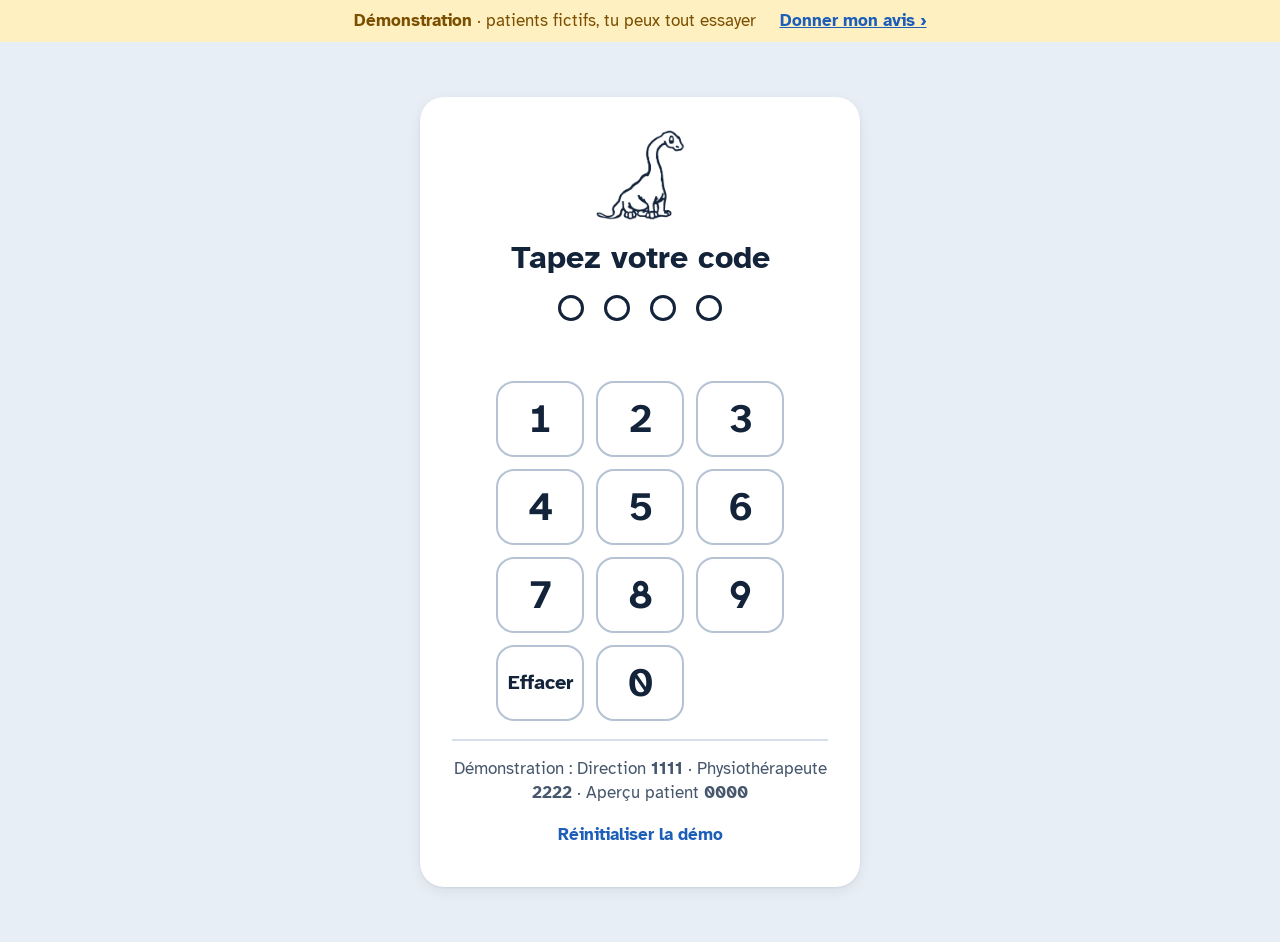
<file: index.html>
<!doctype html>
<html lang="fr">
<head>
<meta charset="utf-8" />
<meta name="viewport" content="width=device-width, initial-scale=1, viewport-fit=cover" />
<meta name="robots" content="noindex, nofollow" />
<meta name="apple-mobile-web-app-capable" content="yes" />
<meta name="apple-mobile-web-app-title" content="Bilan DINO" />
<title>Bilan DINO · démonstration</title>
<link rel="icon" href="assets/dino-logo.png" />
<link rel="apple-touch-icon" href="assets/dino-logo.png" />
<link rel="preconnect" href="https://fonts.googleapis.com" />
<link rel="preconnect" href="https://fonts.gstatic.com" crossorigin />
<link rel="stylesheet" href="https://fonts.googleapis.com/css2?family=Atkinson+Hyperlegible:ital,wght@0,400;0,700;1,400&family=Atkinson+Hyperlegible+Mono:wght@400;700&display=swap" />
<link rel="stylesheet" href="styles.css" />
</head>
<body>
<div id="app"></div>
<div id="overlay" class="overlay" hidden></div>
<div id="print-root" aria-hidden="true"></div>
<script>window.DINO_CONFIG = { publicDemo: true, device: (navigator.maxTouchPoints > 1 ? "ipad" : "ordinateur"), feedbackUrl: "https://forms.gle/yA2LQSZgiJadyCzo8" };</script>
<script src="js/definition.js"></script>
<script src="js/store.js"></script>
<script src="js/ink.js"></script>
<script src="js/app.js"></script>
</body>
</html>
</file>
<file: styles.css>
/*
 * Bilan DINO — styles du prototype.
 * Principes : lisibilité pour thérapeutes seniors (police Atkinson Hyperlegible conçue pour
 * les malvoyants, texte ≥ 18 px, contrastes ≥ 7:1, cibles tactiles ≥ 56 px),
 * couleur TOUJOURS doublée d'une forme (+, |, OK) pour rester lisible en noir et blanc.
 */
:root {
  color-scheme: light;
  --bg: #e8eef5;
  --paper: #ffffff;
  --ink: #13233a;
  --muted: #45566d;
  --line: #b4c2d3;
  --line-soft: #d7e0ea;
  --accent: #1d5fb8;
  --accent-ink: #ffffff;
  --accent-weak: #dce8f8;
  --ok: #146c38;
  --ok-bg: #dcf2e3;
  --short: #b23a0c;
  --short-bg: #fde5d6;
  --long: #6329bd;
  --long-bg: #ece2fb;
  --warn: #7a4f00;
  --warn-bg: #fff0c2;
  --danger: #b42318;
  --shadow: 0 1px 2px rgba(19, 35, 58, 0.08), 0 4px 14px rgba(19, 35, 58, 0.07);
  --radius: 14px;
  --tap: 56px;
  --font: "Atkinson Hyperlegible", "Helvetica Neue", Arial, sans-serif;
  --mono: "Atkinson Hyperlegible Mono", "SF Mono", Menlo, monospace;
  font-size: 20px;
}
:root[data-fs="1"] { font-size: 18px; }
:root[data-fs="2"] { font-size: 20px; }
:root[data-fs="3"] { font-size: 23px; }

* { box-sizing: border-box; }
html, body { margin: 0; }
body {
  background: var(--bg);
  color: var(--ink);
  font-family: var(--font);
  font-size: 1rem;
  line-height: 1.4;
  -webkit-text-size-adjust: 100%;
  -webkit-tap-highlight-color: transparent;
}
[hidden] { display: none !important; }
img { max-width: 100%; }
h1, h2, h3, h4 { margin: 0; line-height: 1.2; text-wrap: balance; }
h1 { font-size: 1.75rem; }
h2 { font-size: 1.3rem; }
h3 { font-size: 1.1rem; }
h4 { font-size: 1rem; }
.muted { color: var(--muted); }
.small { font-size: 0.85rem; }
.sr { position: absolute; width: 1px; height: 1px; overflow: hidden; clip: rect(0 0 0 0); }
button { font: inherit; color: inherit; cursor: pointer; }
input, textarea, select { font: inherit; color: var(--ink); }
:focus-visible { outline: 3px solid var(--accent); outline-offset: 2px; }

/* ---------- Boutons ---------- */
.btn {
  min-height: 48px;
  padding: 0.45rem 1rem;
  border: 2px solid var(--line);
  border-radius: 12px;
  background: var(--paper);
  font-weight: 700;
  display: inline-flex;
  align-items: center;
  justify-content: center;
  gap: 0.4rem;
  white-space: nowrap;
}
.btn:active { transform: translateY(1px); }
.btn.big { min-height: var(--tap); padding: 0.6rem 1.3rem; font-size: 1.05rem; }
.btn.huge { min-height: 68px; padding: 0.8rem 1.6rem; font-size: 1.2rem; }
.btn.small { min-height: 40px; padding: 0.3rem 0.7rem; font-size: 0.85rem; }
.btn.primary { background: var(--accent); border-color: var(--accent); color: var(--accent-ink); }
.btn.danger { background: var(--danger); border-color: var(--danger); color: #fff; }
.btn.ghost { background: transparent; border-color: transparent; color: var(--accent); }
.btn.back { border-color: transparent; background: transparent; color: var(--accent); padding-left: 0.2rem; font-size: 1.05rem; }
.plus { font-size: 1.4em; line-height: 0; margin-top: -0.1em; }

.pill {
  display: inline-block;
  padding: 0.12rem 0.6rem;
  border-radius: 999px;
  font-size: 0.8rem;
  font-weight: 700;
  background: var(--line-soft);
}
.pill.ok { background: var(--ok-bg); color: var(--ok); }
.pill.warn { background: var(--warn-bg); color: var(--warn); }
.pill.accent { background: var(--accent-weak); color: var(--accent); }

.avatar {
  width: 44px; height: 44px; border-radius: 50%;
  display: inline-grid; place-items: center; flex: none;
  background: var(--accent-weak); color: var(--accent); font-weight: 700;
}
.avatar.lg { width: 56px; height: 56px; font-size: 1.05rem; }
.avatar.xl { width: 76px; height: 76px; font-size: 1.5rem; }
.avatar.patient { background: var(--ok-bg); color: var(--ok); }

/* ---------- En-tête application ---------- */
.appbar {
  position: sticky; top: env(safe-area-inset-top, 0px); z-index: 20;
  display: flex; align-items: center; justify-content: space-between; gap: 1rem;
  padding: 0.6rem max(16px, env(safe-area-inset-left, 0px));
  background: var(--paper); border-bottom: 2px solid var(--line-soft);
}
.brand { display: flex; align-items: center; gap: 0.6rem; font-weight: 700; font-size: 1.3rem; letter-spacing: 0.04em; color: var(--accent); }
.brand img { width: 44px; height: 44px; object-fit: contain; }
.brand small { color: var(--ink); font-weight: 400; letter-spacing: 0; }
.appbar-right { display: flex; align-items: center; gap: 0.6rem; }
.chip-user { border-color: var(--line-soft); padding: 0.3rem 0.8rem 0.3rem 0.35rem; min-height: var(--tap); text-align: left; }
.chip-user small, .user-row small { display: block; font-weight: 400; color: var(--muted); font-size: 0.8rem; }

.page { max-width: 1100px; margin: 0 auto; padding: 1.4rem 16px 3rem; display: grid; gap: 1.2rem; }
.page-head { display: flex; align-items: center; justify-content: space-between; gap: 1rem; flex-wrap: wrap; }
.demo-note { color: var(--muted); font-size: 0.85rem; text-align: center; }
.empty-state { color: var(--muted); padding: 1.5rem; text-align: center; background: var(--paper); border-radius: var(--radius); }

/* ---------- Liste patients ---------- */
.search {
  display: flex; align-items: center; gap: 0.6rem;
  background: var(--paper); border: 2px solid var(--line); border-radius: var(--radius);
  padding: 0 1rem; min-height: 64px; font-size: 1.3rem; color: var(--muted);
}
.search input { border: 0; outline: 0; flex: 1; font-size: 1.1rem; background: transparent; min-height: 60px; }
.patient-list, .bilan-list { display: grid; gap: 0.7rem; }
.patient-card {
  display: grid; grid-template-columns: auto 1fr auto auto; align-items: center; gap: 1rem;
  text-align: left; padding: 0.9rem 1.1rem; min-height: 84px;
  background: var(--paper); border: 2px solid transparent; border-radius: var(--radius); box-shadow: var(--shadow);
}
.patient-card:active { border-color: var(--accent); }
.pc-main b { display: block; font-size: 1.15rem; }
.pc-main small { color: var(--muted); font-size: 0.9rem; }
.pc-last { text-align: right; font-size: 0.85rem; color: var(--muted); }
.pc-last b { color: var(--ink); font-size: 1rem; font-family: var(--mono); }
.go { color: var(--accent); font-size: 1.6rem; font-weight: 700; }
.drafts { display: grid; gap: 0.6rem; }
.draft-list { display: grid; grid-template-columns: repeat(auto-fill, minmax(260px, 1fr)); gap: 0.7rem; }
.draft {
  display: grid; gap: 0.2rem; justify-items: start; text-align: left;
  padding: 0.9rem 1rem; background: var(--warn-bg); border: 2px solid #f0d37a; border-radius: var(--radius);
}
.draft .go { font-size: 1rem; justify-self: end; }

/* ---------- Dossier patient ---------- */
.patient-head { display: grid; grid-template-columns: auto 1fr auto; gap: 1.2rem; align-items: center; background: var(--paper); padding: 1.2rem; border-radius: var(--radius); box-shadow: var(--shadow); }
.bilan-row {
  display: grid; grid-template-columns: 150px 1fr auto; gap: 1rem; align-items: center;
  background: var(--paper); padding: 0.9rem 1.1rem; border-radius: var(--radius); box-shadow: var(--shadow);
}
.br-date b { display: block; font-family: var(--mono); font-size: 1.15rem; }
.br-date small { color: var(--muted); }
.br-meta { display: flex; flex-wrap: wrap; gap: 0.3rem 0.8rem; align-items: center; }
.br-diag { flex-basis: 100%; }
.br-actions { display: flex; gap: 0.5rem; flex-wrap: wrap; justify-content: flex-end; }

/* ---------- Feuilles modales ---------- */
.overlay {
  position: fixed; inset: 0; z-index: 50;
  background: rgba(13, 25, 42, 0.45);
  display: flex; align-items: flex-end; justify-content: center;
  padding: 16px; padding-bottom: max(16px, env(safe-area-inset-bottom, 0px));
}
.sheet {
  width: min(760px, 100%); max-height: calc(100% - 20px); overflow: auto;
  background: var(--paper); border-radius: 22px; padding: 1.4rem;
  display: grid; gap: 1rem; box-shadow: 0 20px 60px rgba(0, 0, 0, 0.25);
  animation: rise 0.18s ease-out;
}
@keyframes rise { from { transform: translateY(24px); opacity: 0.4; } to { transform: none; opacity: 1; } }
@media (prefers-reduced-motion: reduce) { .sheet { animation: none; } }
.sheet .lead { font-size: 1.1rem; margin: 0; }
.sheet-actions { display: flex; gap: 0.7rem; justify-content: flex-end; flex-wrap: wrap; }
.form-grid { display: grid; grid-template-columns: 1fr 1fr; gap: 0.9rem; }
.form-grid label { display: grid; gap: 0.3rem; font-weight: 700; }
.form-grid small { font-weight: 400; color: var(--muted); }
.form-grid input, .field input {
  min-height: 56px; border: 2px solid var(--line); border-radius: 12px; padding: 0.4rem 0.8rem; background: #fff; font-size: 1.05rem;
}
.span2 { grid-column: 1 / -1; }
.user-list, .choice-list { display: grid; gap: 0.6rem; }
.user-row, .choice {
  display: flex; align-items: center; gap: 0.9rem; text-align: left; min-height: 72px;
  padding: 0.7rem 1rem; border: 2px solid var(--line-soft); border-radius: var(--radius); background: var(--paper);
}
.user-row.is-on { border-color: var(--accent); background: var(--accent-weak); }
.choice { display: grid; gap: 0.2rem; }
.choice b { font-size: 1.15rem; color: var(--accent); }

.toast {
  position: fixed; left: 50%; bottom: calc(110px + env(safe-area-inset-bottom, 0px)); transform: translateX(-50%);
  z-index: 60; background: var(--ink); color: #fff; padding: 0.8rem 1.2rem; border-radius: 12px; font-weight: 700;
  max-width: calc(100% - 32px);
}

/* ---------- Écran bilan ---------- */
.bilanbar {
  position: sticky; top: env(safe-area-inset-top, 0px); z-index: 20;
  display: flex; align-items: center; gap: 0.7rem; flex-wrap: wrap;
  padding: 0.5rem 16px; background: var(--paper); border-bottom: 2px solid var(--line-soft);
}
.bb-title { flex: 1; min-width: 180px; display: grid; }
.bb-title b { font-size: 1.15rem; }
.bb-title small { color: var(--muted); font-size: 0.85rem; }
.save-state { color: var(--ok); font-weight: 700; font-size: 0.9rem; }
.save-state.pending { color: var(--muted); }
.fs-switch { display: flex; border: 2px solid var(--line); border-radius: 12px; overflow: hidden; }
.fs-switch button { border: 0; background: var(--paper); min-width: 46px; min-height: 44px; font-weight: 700; }
.fs-switch button:nth-child(1) { font-size: 0.8rem; }
.fs-switch button:nth-child(2) { font-size: 1rem; }
.fs-switch button:nth-child(3) { font-size: 1.25rem; }
.fs-switch button.on { background: var(--accent); color: #fff; }

.jump {
  display: flex; gap: 0.4rem; overflow-x: auto; padding: 0.6rem 16px;
  background: var(--bg);
}
.jump a {
  flex: none; text-decoration: none; color: var(--accent); font-weight: 700;
  padding: 0.45rem 0.9rem; border-radius: 999px; background: var(--paper); border: 2px solid var(--line-soft); font-size: 0.9rem;
}
.bilan {
  display: grid; grid-template-columns: minmax(0, 1.3fr) minmax(0, 1fr); gap: 1rem; align-items: start;
  padding: 0.4rem 16px calc(130px + env(safe-area-inset-bottom, 0px)); max-width: 1500px; margin: 0 auto;
}
.col-left, .col-right, .stack { display: grid; gap: 1rem; min-width: 0; }
.exercises { grid-column: 1 / -1; }
.row-2 { display: grid; grid-template-columns: 1.25fr 1fr; gap: 1rem; align-items: start; }
.row-2.even { grid-template-columns: 1fr 1fr; }
section[id] { scroll-margin-top: 90px; }

.box {
  background: var(--paper); border: 2px solid var(--ink); border-radius: var(--radius);
  padding: 0.8rem; display: grid; gap: 0.6rem; min-width: 0;
}
.box-head { display: flex; align-items: center; justify-content: space-between; gap: 0.6rem; flex-wrap: wrap; }
.box-head h3 { font-weight: 400; font-size: 1.15rem; }
.seg { display: inline-flex; border: 2px solid var(--line); border-radius: 12px; overflow: hidden; }
.seg button { border: 0; background: var(--paper); min-height: 42px; padding: 0 0.8rem; font-weight: 700; font-size: 0.9rem; }
.seg button.on { background: var(--accent); color: #fff; }
.seg.lg button { min-height: 52px; padding: 0 1.3rem; font-size: 1.05rem; }

.field { display: flex; align-items: center; gap: 0.5rem; min-width: 0; max-width: 100%; }
.field span { font-size: 1.05rem; white-space: nowrap; }
.field input { flex: 1; min-width: 0; width: 100%; min-height: 52px; }
.field.inline input { min-height: 48px; }

.header-block { grid-template-columns: 84px minmax(0, 1fr) minmax(0, 0.55fr); align-items: start; border-color: transparent; box-shadow: var(--shadow); }
.hb-logo { width: 76px; }
.hb-name, .hb-small { display: grid; gap: 0.5rem; min-width: 0; }
.hb-name input[readonly] { font-weight: 700; font-size: 1.2rem; background: #f6f8fb; }
.hb-small input { min-height: 44px; border: 2px solid var(--line); border-radius: 10px; padding: 0.2rem 0.6rem; font-size: 0.9rem; width: 100%; }
.date-block input[type="date"] { font-family: var(--mono); }
.seances { display: flex; flex-wrap: wrap; gap: 0.4rem; align-items: center; }
.chip {
  min-height: 44px; padding: 0.2rem 0.8rem; border-radius: 999px; border: 2px solid var(--line);
  background: var(--paper); font-weight: 700; font-family: var(--mono); font-size: 0.9rem;
}
.chip.add { font-family: var(--font); color: var(--accent); border-style: dashed; }
.chip.on { background: var(--accent); color: #fff; border-color: var(--accent); font-family: var(--font); }

/* Zones de dessin */
.ink-host { position: relative; width: 100%; border-radius: 8px; overflow: hidden; background: #fff; }
.ink-host img { display: block; width: 100%; height: 100%; object-fit: contain; user-select: none; -webkit-user-select: none; -webkit-touch-callout: none; pointer-events: none; }
.ink-host.lined {
  border: 1px solid var(--line-soft);
  background-image: repeating-linear-gradient(to bottom, transparent 0, transparent calc(16.66% - 1px), #d3dde9 calc(16.66% - 1px), #d3dde9 16.66%);
}
.ink-canvas { position: absolute; top: 0; left: 0; width: 100%; touch-action: pan-y pinch-zoom; cursor: crosshair; }
.finger-draws .ink-canvas { touch-action: none; }
textarea {
  width: 100%; min-height: 150px; resize: vertical; border: 2px solid var(--line); border-radius: 10px;
  padding: 0.6rem; font-size: 1.05rem; line-height: 1.5;
}
.also-text { margin: 0; font-size: 0.9rem; color: var(--muted); }
.drawing .ink-host { border: 1px solid var(--line-soft); }

.under-douleur { display: flex; flex-wrap: wrap; gap: 0.8rem; align-items: center; margin-top: -0.4rem; }
.under-douleur .field { flex: 1 1 200px; }
.checks { display: flex; flex-wrap: wrap; gap: 0.5rem; }
.check {
  display: inline-flex; align-items: center; gap: 0.6rem; min-height: var(--tap);
  padding: 0.3rem 1rem 0.3rem 0.5rem; border-radius: 999px; background: var(--paper); border: 2px solid var(--line); font-weight: 700;
}
.box-tick {
  width: 34px; height: 34px; border-radius: 50%; border: 2px solid var(--ink);
  display: inline-grid; place-items: center; font-size: 1.1rem; background: #fff;
}
.check.on { border-color: var(--ok); background: var(--ok-bg); }
.check.on .box-tick { background: var(--ok); border-color: var(--ok); color: #fff; }
.sp-m { gap: 0.5rem; }

/* ---------- Flexibilité ---------- */
.flex-block { gap: 0.5rem; }
.legend {
  display: grid; grid-template-columns: repeat(2, minmax(0, 1fr)); gap: 0.25rem 0.8rem;
  font-size: 0.72rem; padding: 0.5rem; background: #f6f8fb; border-radius: 10px;
}
.lg-item { display: flex; align-items: center; gap: 0.4rem; }
.lg-item .glyph { font-size: 0.8rem; }
.fhead, .frow { display: grid; grid-template-columns: minmax(0, 1fr) 96px 96px; gap: 6px; align-items: center; }
.fhead { font-weight: 700; text-align: center; font-size: 0.95rem; padding-top: 0.3rem; }
.frow { min-height: 54px; border-bottom: 1px solid var(--line-soft); padding: 3px 0; }
.frow.sep { border-bottom: 3px dotted var(--ink); }
.flabel { font-size: 0.92rem; line-height: 1.2; }
.fnum { font-family: var(--mono); font-weight: 700; color: var(--accent); margin-right: 0.15rem; }
.fnum.big { font-size: 1.4rem; }
.fcell {
  min-height: 50px; border: 2px solid var(--line); border-radius: 10px; background: #fff;
  display: flex; flex-direction: column; align-items: center; justify-content: center; gap: 2px; padding: 3px;
}
.fcell.is-ok { background: var(--ok-bg); border-color: var(--ok); }
.fcell.is-short { background: var(--short-bg); border-color: var(--short); }
.fcell.is-long { background: var(--long-bg); border-color: var(--long); }
.fcell .prev { font-size: 0.6rem; color: var(--muted); display: flex; align-items: center; gap: 3px; opacity: 0.8; }
.fcell .prev .glyph { font-size: 0.6rem; }
.fcell .prev .glyph.ok { color: var(--muted); }

.glyph { display: inline-flex; align-items: center; font-family: var(--mono); font-weight: 700; line-height: 1; }
.glyph i {
  width: 1.05em; height: 1.2em; border: 2px solid currentColor; margin-left: -2px; display: inline-grid; place-items: center;
  font-style: normal; font-size: 1em;
}
.glyph i:first-child { margin-left: 0; }
.glyph.empty { color: #c3cfdc; }
.glyph.ok { color: var(--ok); font-size: 1.05em; letter-spacing: 0.04em; }
.glyph.short { color: var(--short); }
.glyph.long { color: var(--long); }
.glyph i.on { background: #fff; }
.glyph .bar { display: block; width: 0.2em; min-width: 2px; height: 0.8em; background: currentColor; text-decoration: none; }
.flag {
  display: inline-grid; place-items: center; min-width: 1.3em; height: 1.3em; margin-left: 4px;
  border-radius: 50%; background: var(--ink); color: #fff; font-size: 0.8em; font-family: var(--mono);
}

/* Sélecteur de valeur */
.flex-picker { width: min(900px, 100%); }
.flex-picker.side-d .seg button[data-side="D"], .flex-picker.side-g .seg button[data-side="G"] { background: var(--accent); color: #fff; }
.fp-head { display: flex; justify-content: space-between; align-items: center; gap: 1rem; flex-wrap: wrap; }
.fp-title { font-size: 1.25rem; }
.fp-body { display: grid; gap: 0.8rem; }
.fp-group { display: grid; gap: 0.4rem; }
.fp-row { display: grid; grid-template-columns: repeat(4, minmax(0, 1fr)); gap: 0.5rem; }
.fp-opt {
  display: grid; justify-items: center; gap: 0.4rem; padding: 0.7rem 0.4rem; min-height: 92px;
  border-radius: 14px; border: 3px solid var(--line-soft); background: #fff; font-size: 0.85rem; text-align: center; line-height: 1.15;
}
.fp-opt .glyph { font-size: 1.35rem; }
.fp-opt.okopt { grid-auto-flow: column; justify-content: center; min-height: 72px; font-size: 1.1rem; font-weight: 700; border-color: var(--ok); background: var(--ok-bg); }
.fp-opt.short { border-color: #f3c3a6; }
.fp-opt.long { border-color: #d3c0f3; }
.fp-opt.sel { outline: 4px solid var(--ink); outline-offset: 2px; }
.fp-flags { display: grid; grid-template-columns: 1fr 1fr; gap: 0.5rem; }
.toggle {
  min-height: var(--tap); border: 2px solid var(--line); border-radius: 12px; background: #fff;
  display: flex; align-items: center; gap: 0.5rem; padding: 0.4rem 0.8rem; text-align: left; font-size: 0.9rem;
}
.toggle.on { border-color: var(--ink); background: var(--accent-weak); font-weight: 700; }
.fp-foot { display: flex; flex-wrap: wrap; gap: 0.5rem; align-items: center; justify-content: flex-end; }
.autonext { display: flex; align-items: center; gap: 0.4rem; margin-right: auto; font-size: 0.9rem; }
.autonext input { width: 28px; height: 28px; }

/* Exercices */
.ex-region { display: grid; gap: 0.5rem; padding: 0.6rem 0; border-top: 1px solid var(--line-soft); }
.ex-region h4 { display: flex; align-items: center; gap: 0.6rem; flex-wrap: wrap; }
.ex-grid { display: grid; grid-template-columns: repeat(auto-fill, minmax(260px, 1fr)); gap: 0.6rem; }
.ex-card {
  display: grid; grid-template-columns: 64px 1fr 36px; gap: 0.7rem; align-items: center; text-align: left;
  padding: 0.5rem; border: 2px solid var(--line-soft); border-radius: 12px; background: #fff; min-height: 72px;
}
.ex-thumb { width: 64px; height: 48px; border-radius: 8px; background: var(--ink); color: #fff; display: grid; place-items: center; }
.ex-text b { display: block; font-size: 0.92rem; }
.ex-text small { color: var(--muted); font-size: 0.8rem; }
.ex-check { width: 34px; height: 34px; border-radius: 50%; border: 2px solid var(--line); display: grid; place-items: center; font-weight: 700; }
.ex-card.on { border-color: var(--ok); background: var(--ok-bg); }
.ex-card.on .ex-check { background: var(--ok); border-color: var(--ok); color: #fff; }

/* Barre d'outils stylo */
.inkbar {
  position: fixed; left: 50%; transform: translateX(-50%); bottom: calc(10px + env(safe-area-inset-bottom, 0px)); z-index: 30;
  display: flex; align-items: center; gap: 0.35rem; padding: 0.4rem 0.6rem;
  background: var(--paper); border: 2px solid var(--line); border-radius: 20px; box-shadow: 0 8px 30px rgba(19, 35, 58, 0.2);
  max-width: calc(100% - 20px); overflow-x: auto;
}
.ib-label { font-weight: 700; padding: 0 0.3rem; font-size: 0.85rem; color: var(--muted); }
.pen, .tool {
  display: grid; justify-items: center; gap: 2px; min-width: 70px; min-height: 64px; padding: 0.3rem;
  border: 2px solid transparent; border-radius: 14px; background: transparent;
}
.pen span { width: 30px; height: 30px; border-radius: 50%; border: 3px solid #fff; box-shadow: 0 0 0 2px var(--line); }
.pen small, .tool small { font-size: 0.72rem; font-weight: 700; }
.tool span { font-size: 1.4rem; line-height: 30px; }
.pen.on, .tool.on { border-color: var(--ink); background: var(--accent-weak); }

/* ---------- Direction ---------- */
.tiles { display: grid; grid-template-columns: repeat(auto-fit, minmax(180px, 1fr)); gap: 0.8rem; }
.tile { background: var(--paper); border-radius: var(--radius); padding: 1rem 1.1rem; box-shadow: var(--shadow); display: grid; }
.tile b { font-size: 2.2rem; font-family: var(--mono); line-height: 1.1; }
.tile span { color: var(--muted); }
.tile.warn { background: var(--warn-bg); }
.bars { display: grid; gap: 0.5rem; }
.bar-row { display: grid; grid-template-columns: 160px 1fr 40px; gap: 0.8rem; align-items: center; }
.bar { height: 18px; background: var(--line-soft); border-radius: 9px; overflow: hidden; }
.bar i { display: block; height: 100%; background: var(--accent); border-radius: 9px; }
.bar-row b { font-family: var(--mono); text-align: right; }
.filter-chips { display: flex; gap: 0.5rem; flex-wrap: wrap; }
.table-wrap { overflow-x: auto; background: var(--paper); border-radius: var(--radius); box-shadow: var(--shadow); }
.dtable { width: 100%; border-collapse: collapse; min-width: 720px; }
.dtable th, .dtable td { padding: 0.7rem 0.8rem; border-bottom: 1px solid var(--line-soft); text-align: left; }
.dtable th { font-size: 0.85rem; color: var(--muted); }
.dtable .num { font-family: var(--mono); font-variant-numeric: tabular-nums; }
.dtable .actions { display: flex; gap: 0.4rem; justify-content: flex-end; }

/* ---------- Portail patient ---------- */
.portal { padding: 1rem 16px 3rem; display: grid; justify-items: center; gap: 1rem; }
.portal .back { justify-self: start; }
.phone {
  width: min(420px, 100%); background: var(--paper); border-radius: 36px; padding: 1.3rem 1.1rem 1.6rem;
  border: 10px solid var(--ink); display: grid; gap: 0.8rem;
}
.ph-top { display: flex; align-items: center; gap: 0.5rem; font-weight: 700; color: var(--accent); }
.ph-top img { width: 36px; }
.region-chips { display: flex; gap: 0.4rem; flex-wrap: wrap; }
.ph-list { display: grid; gap: 0.9rem; }
.ph-ex { border: 2px solid var(--line-soft); border-radius: 18px; overflow: hidden; }
.ph-video { aspect-ratio: 16 / 9; background: linear-gradient(135deg, #1d5fb8, #13233a); color: #fff; display: grid; place-items: center; align-content: center; gap: 0.3rem; }
.ph-video .play { width: 60px; height: 60px; border-radius: 50%; background: rgba(255, 255, 255, 0.2); display: grid; place-items: center; font-size: 1.5rem; }
.ph-ex-body { padding: 0.8rem; display: grid; gap: 0.3rem; }
.ph-ex-body b { font-size: 1.1rem; }
.btn.done.on { background: var(--ok); border-color: var(--ok); color: #fff; }

/* ---------- Aperçu impression ---------- */
.sheet.preview { width: min(1300px, 100%); height: calc(100% - 10px); align-content: start; }
.pv-head { display: flex; justify-content: space-between; align-items: center; gap: 1rem; flex-wrap: wrap; }
.pv-actions { display: flex; gap: 0.6rem; flex-wrap: wrap; }
.pv-stage { background: #9aa8ba; border-radius: 12px; padding: 4px; overflow: hidden; }
.pv-scale { transform-origin: top left; width: 297mm; }
.pv-scale .ps { margin-bottom: 6mm; box-shadow: 0 4px 20px rgba(0, 0, 0, 0.25); }
#print-root { display: none; }

/* Feuille A4 paysage — reproduit la mise en page du PDF papier */
.ps {
  width: 297mm; height: 210mm; padding: 7mm 8mm 5mm; background: #fff; color: #000;
  display: grid; grid-template-columns: 1fr 86mm; grid-template-rows: 1fr auto; gap: 3mm 5mm;
  font-family: var(--font); font-size: 8.5pt; line-height: 1.25; overflow: hidden;
}
.ps-left {
  display: grid; gap: 2.5mm; min-height: 0;
  grid-template-columns: 2.75fr 1fr 1fr;
  grid-template-rows: 24mm 36mm minmax(0, 1fr) 11mm;
  grid-template-areas:
    "head head small"
    "diag anam date"
    "dou mob trig"
    "chk chk spm";
}
.ps-h-logo { grid-area: head; width: 20mm; }
.ps-h-name { grid-area: head; margin-left: 24mm; display: grid; gap: 1.5mm; }
.ps-h-small { grid-area: small; display: grid; gap: 1mm; }
.ps-box { border: 0.35mm solid #000; border-radius: 2.5mm; padding: 1.2mm 2mm; overflow: hidden; min-height: 0; }
.ps-box.sm { padding: 0.4mm 2mm; font-size: 7.5pt; }
.ps-l { font-size: 9pt; }
.ps-diag { grid-area: diag; }
.ps-anam { grid-area: anam; }
.ps-date { grid-area: date; }
.ps-diag p, .ps-anam p { margin: 0.5mm 0; }
.ps-diag img, .ps-anam img { width: 100%; max-height: 24mm; object-fit: contain; object-position: left top; }
.ps-seances { font-size: 7.5pt; margin-top: 1mm; }
.ps-img { display: grid; grid-template-rows: auto minmax(0, 1fr) auto; }
.ps-stack { position: relative; display: block; min-height: 0; height: 100%; }
.ps-stack img { position: absolute; inset: 0; width: 100%; height: 100%; object-fit: contain; }
.ps-douleur { grid-area: dou; }
.ps-mob { grid-area: mob; }
.ps-trig { grid-area: trig; }
.ps-u { font-size: 8pt; }
.ps-checks { grid-area: chk; display: flex; flex-wrap: wrap; gap: 1mm 6mm; align-content: center; font-size: 9pt; }
.ps-spm { grid-area: spm; font-size: 8pt; text-align: center; }
.ps-right { display: grid; grid-template-rows: auto minmax(0, 1fr); gap: 2mm; min-height: 0; }
.ps-legend { display: grid; grid-template-columns: 1fr 1fr; gap: 0.4mm 2mm; font-size: 6pt; }
.ps-legend .glyph { font-size: 5.5pt; }
.ps-flex { padding: 1.5mm 2mm; display: grid; align-content: start; }
.ps-frow { display: grid; grid-template-columns: 1fr 17mm 17mm; align-items: center; font-size: 7pt; min-height: 3.05mm; border-bottom: 0.15mm solid #999; }
.ps-frow > span:nth-child(2), .ps-frow > span:nth-child(3) { text-align: center; border-left: 0.2mm solid #000; }
.ps-frow .glyph { font-size: 6pt; }
.ps-frow .glyph i { border-width: 0.25mm; margin-left: -0.25mm; }
.ps-frow .glyph.empty { color: transparent; }
.ps-frow .glyph.empty i { border-color: transparent; }
.ps-frow .flag { font-size: 5pt; }
.ps-frow.head { font-size: 10pt; border-bottom: 0; padding-bottom: 1mm; }
.ps-frow.head span { border-left: 0 !important; font-size: 8pt; }
.ps-frow.head span:first-child { font-size: 10pt; }
.ps-frow.sep { border-bottom: 0.4mm dotted #000; }
.ps-foot { grid-column: 1 / -1; font-size: 6.5pt; color: #333; }
.ps-page2 { display: block; padding: 14mm 16mm; font-size: 11pt; }
.ps-page2 h2 { font-size: 16pt; margin-bottom: 4mm; }
.ps-page2 li { margin-bottom: 2.5mm; }

@page { size: A4 landscape; margin: 0; }
@media print {
  body { background: #fff; }
  body > *:not(#print-root) { display: none !important; }
  #print-root { display: block !important; }
  #print-root .ps { page-break-after: always; break-after: page; }
  #print-root .ps:last-child { page-break-after: auto; break-after: auto; }
  * { -webkit-print-color-adjust: exact; print-color-adjust: exact; }
}

/* ---------- Adaptation portrait / petits écrans ---------- */
@media (max-width: 1100px) {
  .bilan { grid-template-columns: minmax(0, 1fr); }
}
@media (max-width: 760px) {
  .row-2, .row-2.even { grid-template-columns: minmax(0, 1fr); }
  .header-block { grid-template-columns: 60px minmax(0, 1fr); }
  .hb-logo { width: 56px; }
  .hb-small { grid-column: 1 / -1; grid-template-columns: 1fr 1fr; }
  .patient-card { grid-template-columns: auto 1fr auto; }
  .pc-last { display: none; }
  .patient-head { grid-template-columns: auto 1fr; }
  .patient-head .btn { grid-column: 1 / -1; }
  .bilan-row { grid-template-columns: 1fr; }
  .br-actions { justify-content: flex-start; }
  .form-grid { grid-template-columns: 1fr; }
  .fhead, .frow { grid-template-columns: minmax(0, 1fr) 84px 84px; }
  .fp-row { grid-template-columns: repeat(2, minmax(0, 1fr)); }
  .fp-flags { grid-template-columns: 1fr; }
  .chip-user span:last-child { display: none; }
  .brand small { display: none; }
  .bar-row { grid-template-columns: 110px 1fr 32px; }
  .pen, .tool { min-width: 58px; }
}
.filter-chips .chip { font-family: var(--font); }

/* ---------- Démo publique ---------- */
.demo-banner {
  display: flex; align-items: center; justify-content: center; gap: 0.4rem 1.2rem; flex-wrap: wrap;
  padding: 0.45rem 16px; background: var(--warn-bg); color: var(--warn); font-size: 0.85rem; text-align: center;
}
.demo-banner a { color: var(--accent); font-weight: 700; }
.btn.feedback { text-decoration: none; border-color: var(--accent); color: var(--accent); min-height: var(--tap); }
.welcome-steps { margin: 0; padding-left: 1.4rem; display: grid; gap: 0.7rem; font-size: 1.05rem; }
@media (max-width: 760px) { .btn.feedback { display: none; } }
@media (max-width: 480px) { .phone { border: 0; border-radius: 18px; padding: 1rem; } }


/* ---------- Écran de connexion ---------- */
.login { min-height: 100vh; display: grid; place-items: center; padding: 1.5rem 16px; }
.login-card {
  width: min(460px, 100%); display: grid; gap: 1rem; background: var(--paper); border-radius: 24px;
  padding: 2rem 1.6rem 1.6rem; box-shadow: var(--shadow); justify-items: stretch;
}
.login-logo { width: 110px; justify-self: center; }
.login-card h1 { text-align: center; color: var(--accent); }
.login-card label { display: grid; gap: 0.3rem; font-weight: 700; }
.login-card input {
  min-height: 60px; border: 2px solid var(--line); border-radius: 12px; padding: 0.4rem 0.9rem; font-size: 1.15rem; background: #fff;
}
.login-err { margin: 0; min-height: 1.2em; color: var(--danger); font-weight: 700; }
.login-demo { border-top: 2px solid var(--line-soft); padding-top: 0.8rem; display: grid; gap: 0.5rem; }
.login-demo p { margin: 0; }
.login-roles { display: flex; gap: 0.5rem; flex-wrap: wrap; }
.login-roles .btn { flex: 1 1 auto; }
body[data-view="login"] .demo-banner + #app { min-height: 0; }

/* ---------- Accueil de la Direction : 3 grandes fenêtres ---------- */
.hub { display: grid; grid-template-columns: repeat(3, minmax(0, 1fr)); gap: 1.2rem; }
.hub-card {
  display: grid; align-content: start; gap: 0.8rem; text-align: left; min-height: 300px; padding: 1.6rem;
  background: var(--paper); border: 3px solid var(--line); border-radius: 22px; box-shadow: var(--shadow);
}
.hub-card:active, .hub-card:focus-visible { border-color: var(--accent); }
.hub-label { font-size: 1.9rem; font-weight: 700; color: var(--accent); line-height: 1.15; }
.hub-text { font-size: 1.1rem; color: var(--muted); }
.hub-big { font-size: 1.15rem; margin-top: auto; }
.hub-big b { display: block; font-family: var(--mono); font-size: 3rem; line-height: 1.05; }
.hub-big.warn b { color: var(--warn); }
.hub-open { justify-self: end; font-weight: 700; font-size: 1.2rem; color: var(--accent); }

.tile-btn { border: 3px solid transparent; text-align: left; min-height: 110px; }
.tile-btn.on { border-color: var(--accent); background: var(--accent-weak); }
.tile-btn:active { border-color: var(--accent); }
.hub-card { grid-template-rows: auto 1fr auto auto; padding: 1.4rem 1.2rem; }
.hub-label { font-size: 1.5rem; overflow-wrap: anywhere; }
.hub-big { margin-top: 0; }


.page > .btn.back { justify-self: start; }
/* Accueil Direction : les 3 fenêtres restent côte à côte sur iPad (paysage et portrait), sans défilement */
.hub-label { font-size: 1.5rem; overflow-wrap: normal; }
.hub-card { min-height: min(52vh, 440px); }
@media (max-width: 1000px) {
  .hub { gap: 0.8rem; }
  .hub-card { padding: 1.1rem 0.9rem; }
  .hub-text { font-size: 1rem; }
}
@media (max-width: 640px) {
  .hub { grid-template-columns: minmax(0, 1fr); }
  .hub-card { min-height: 0; }
}

/* ---------- iPad partagé : clavier à code ---------- */
.lock { min-height: 100vh; display: grid; place-items: center; padding: 1rem 16px; }
.lock-card { width: min(440px, 100%); display: grid; gap: 0.9rem; justify-items: center; background: var(--paper); border-radius: 24px; padding: 1.6rem; box-shadow: var(--shadow); }
.lock-card h1 { font-size: 1.6rem; }
.lock-card .login-logo { width: 90px; }
.pin-dots { display: flex; gap: 1rem; }
.pin-dots i { width: 26px; height: 26px; border-radius: 50%; border: 3px solid var(--ink); }
.pin-dots i.on { background: var(--ink); }
.keypad { display: grid; grid-template-columns: repeat(3, 88px); gap: 12px; }
.key {
  height: 76px; border-radius: 18px; border: 2px solid var(--line); background: #fff;
  font-size: 2rem; font-weight: 700; font-family: var(--mono);
}
.key:active { background: var(--accent-weak); border-color: var(--accent); }
.key-del { font-size: 1rem; font-family: var(--font); }
.lock-card .login-demo { width: 100%; text-align: center; justify-items: center; }
.lock-card .login-err { text-align: center; }

/* « Bonjour Anne » + « Ce n'est pas moi » */
.hello { display: flex; align-items: center; gap: 1rem; flex-wrap: wrap; font-size: 1.3rem; }
.hello b { color: var(--accent); }

/* Bande des patients récents (prénoms seulement) */
.recent { display: grid; gap: 0.5rem; }
.recent h2 { font-size: 1.1rem; color: var(--muted); }
.recent-list { display: flex; gap: 0.6rem; flex-wrap: wrap; }
.recent-btn {
  min-height: var(--tap); min-width: 120px; padding: 0 1.2rem; border-radius: 999px;
  border: 2px solid var(--accent); background: var(--paper); color: var(--accent); font-weight: 700; font-size: 1.15rem;
}

/* Noms sous l'anamnèse */
.care-team { margin: -0.4rem 0 0; padding: 0.5rem 0.8rem; background: var(--paper); border-radius: 10px; font-weight: 700; font-size: 1.05rem; }

/* Gestion de l'équipe */
.member-actions { display: flex; gap: 0.6rem; flex-wrap: wrap; }
.btn.danger-ghost { color: var(--danger); border-color: var(--danger); }
.patient-card.former { opacity: 0.75; }
.pin-show { margin: 0; text-align: center; font-family: var(--mono); font-size: 4rem; font-weight: 700; letter-spacing: 0.3em; }
.yes-no .btn { min-width: 160px; }

/* ---------- Onglets toujours visibles dans la barre du haut ---------- */
button.brand { border: 0; background: none; padding: 0; min-height: var(--tap); cursor: pointer; }
.appbar { flex-wrap: wrap; row-gap: 0.4rem; }
.topnav { display: flex; gap: 0.4rem; flex: 1 1 auto; justify-content: center; }
.topnav-tab {
  min-height: var(--tap); padding: 0 1.1rem; border-radius: 14px; border: 2px solid var(--line);
  background: var(--paper); font-weight: 700; font-size: 1.05rem; color: var(--ink); white-space: nowrap;
}
.topnav-tab.on { background: var(--accent); border-color: var(--accent); color: #fff; box-shadow: inset 0 -5px 0 rgba(0, 0, 0, 0.25); }
@media (max-width: 1000px) {
  .topnav { order: 3; flex-basis: 100%; }
  .topnav-tab { flex: 1 1 0; padding: 0 0.4rem; }
}
</file>
